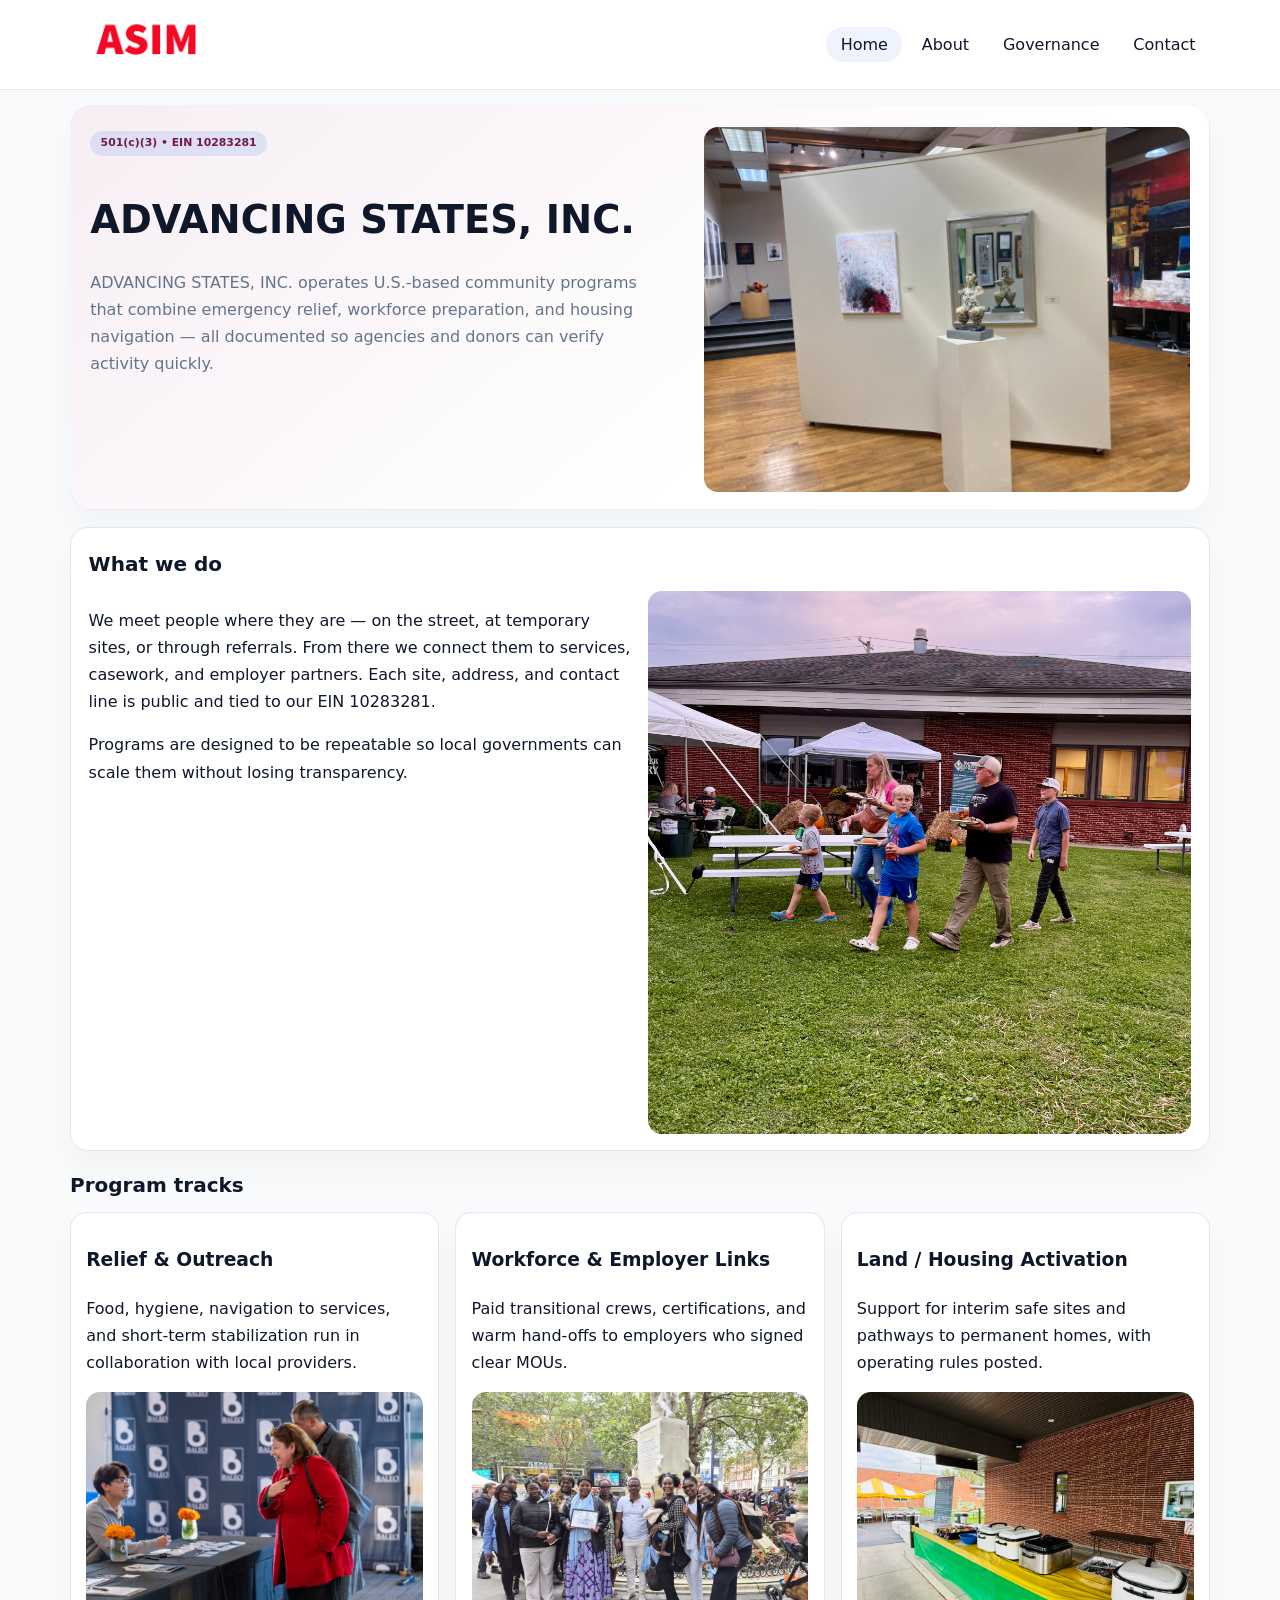
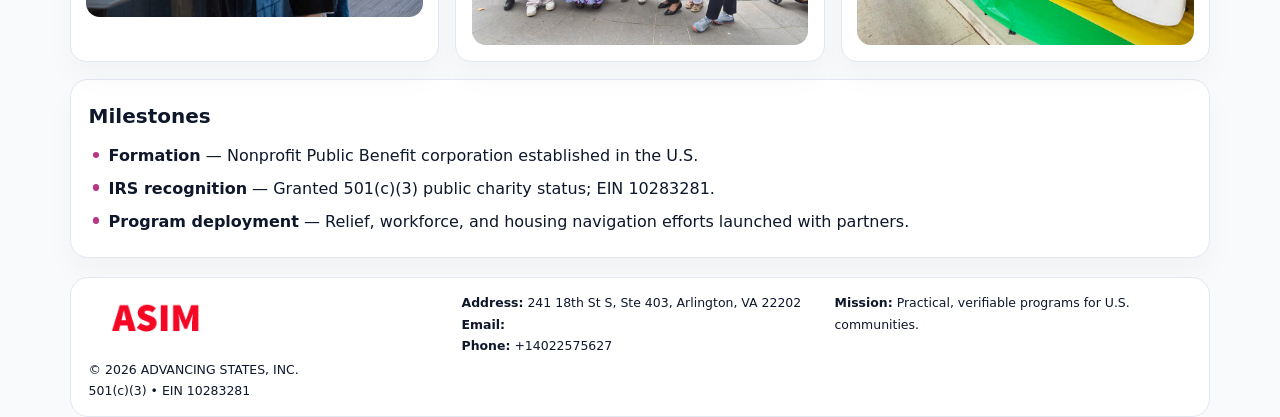
<file: index.html>
<!doctype html><html lang="en"><head>
<meta charset="utf-8">
<meta name="viewport" content="width=device-width,initial-scale=1">
<title>ADVANCING STATES, INC. – Nonprofit • 2025</title>
<link rel="stylesheet" href="assets/styles.css">
<link rel="icon" href="images/logo.png">
<meta name="data-ein" content="10283281">
<meta name="data-name" content="ADVANCING STATES, INC.">
<meta name="data-email" content="">
<meta name="data-phone" content="+14022575627">
<meta name="data-address" content="241 18th St S, Ste 403,
Arlington, VA 22202">
<meta name="data-map" content="241+18th+St+S,+Ste+403,+Arlington,+VA+22202">
  <meta name="description" content="Our nonprofit strengthens the community with programs focused on community services, education, and direct relief.">
<meta name="facebook-domain-verification" content="oz6aov9p8ri91rwuumxy5pda6szz2u" />
</head><body>
<div style="position:absolute;left:-9999px;top:-9999px;opacity:0" data-uniq="{{UNIQUE_BLOB}}">
  <span>Our nonprofit strengthens the community with programs focused on community services, education, and direct relief.</span><svg width="12" height="12" viewBox="0 0 12 12" xmlns="http://www.w3.org/2000/svg"><circle cx="6" cy="6" r="5" fill="#7c3aed"/></svg><img src="images/reporting.jpg" width="1" height="1" alt="" loading="lazy"/>
</div>

<header>
  <div class="topbar">
    <a href="index.html"><img src="images/logo.png" style="width:155px" alt=""></a>
    <nav>
      <a class="active" href="index.html">Home</a>
      <a href="about.html">About</a>
      <a href="governance.html">Governance</a>
      <a href="contact.html">Contact</a>
    </nav>
  </div>
</header>

<section class="c6414159361">
  <div>
    <span class="c9ac814e562">501(c)(3) • EIN 10283281</span>
    <h1>ADVANCING STATES, INC.</h1>
    <p class="c9876277ba5">ADVANCING STATES, INC. operates U.S.-based community programs that combine emergency relief, workforce preparation, and housing navigation — all documented so agencies and donors can verify activity quickly.</p>
  </div>
  <img src="images/hero.jpg" alt="Community program">
</section>

<section class="section">
  <div class="panel">
    <h2>What we do</h2>
    <div class="twocol">
      <div>
        <p>We meet people where they are — on the street, at temporary sites, or through referrals. From there we connect them to services, casework, and employer partners. Each site, address, and contact line is public and tied to our EIN 10283281.</p>
        <p>Programs are designed to be repeatable so local governments can scale them without losing transparency.</p>
      </div>
      <div>
        <img src="images/community.jpg" alt="Community work">
      </div>
    </div>
  </div>
</section>

<section class="section">
  <h2>Program tracks</h2>
  <div class="cards">
    <article class="cde537d1b73">
      <h3>Relief & Outreach</h3>
      <p>Food, hygiene, navigation to services, and short-term stabilization run in collaboration with local providers.</p>
      <img src="images/relief.jpg" alt="" style="margin-top:.6rem">
    </article>
    <article class="cde537d1b73">
      <h3>Workforce & Employer Links</h3>
      <p>Paid transitional crews, certifications, and warm hand-offs to employers who signed clear MOUs.</p>
      <img src="images/jobs.jpg" alt="" style="margin-top:.6rem">
    </article>
    <article class="cde537d1b73">
      <h3>Land / Housing Activation</h3>
      <p>Support for interim safe sites and pathways to permanent homes, with operating rules posted.</p>
      <img src="images/land.jpg" alt="" style="margin-top:.6rem">
    </article>
  </div>
</section>

<section class="section">
  <div class="panel">
    <h2>Milestones</h2>
    <ul class="timeline">
      <li><strong>Formation</strong> — Nonprofit Public Benefit corporation established in the U.S.</li>
      <li><strong>IRS recognition</strong> — Granted 501(c)(3) public charity status; EIN 10283281.</li>
      <li><strong>Program deployment</strong> — Relief, workforce, and housing navigation efforts launched with partners.</li>
    </ul>
  </div>
</section>

<footer>
  <div class="footer-grid">
    <div>
      <img src="images/logo.png" style="width:135px;margin-bottom:.35rem" alt="">
      <div class="small">© <span id="year"></span> ADVANCING STATES, INC.</div>
      <div class="small">501(c)(3) • EIN 10283281</div>
    </div>
    <div>
      <div class="small"><strong>Address:</strong> 241 18th St S, Ste 403,
Arlington, VA 22202</div>
      <div class="small"><strong>Email:</strong> <a href="mailto:"></a></div>
      <div class="small"><strong>Phone:</strong> <a href="tel:+14022575627">+14022575627</a></div>
    </div>
    <div>
      <div class="small"><strong>Mission:</strong> Practical, verifiable programs for U.S. communities.</div>
    </div>
  </div>
</footer>

<script>
(function(){
  function m(n){const e=document.querySelector('meta[name="'+n+'"]');return e?e.content:'';}
  function h(s){let x=2166136261>>>0;for(let i=0;i<s.length;i++){x^=s.charCodeAt(i);x=(x*16777619)>>>0;}return x>>>0;}
  const key = h((m('data-ein')||m('data-name')||'0').replace(/\s+/g,''));
  const H = key % 360, S = 55 + (key % 18), L = 47;
  const r = document.documentElement;
  r.style.setProperty('--brand',`hsl(${H} ${S}% ${L}%)`);
  r.style.setProperty('--brand-ink',`hsl(${H} ${Math.min(95,S+10)}% ${Math.max(20,L-20)}%)`);
  r.style.setProperty('--soft',`hsl(${H} ${Math.max(35,S-25)}% 95%)`);
  const y=document.getElementById('year');if(y)y.textContent=new Date().getFullYear();
})();
</script>
</body></html>
</file>
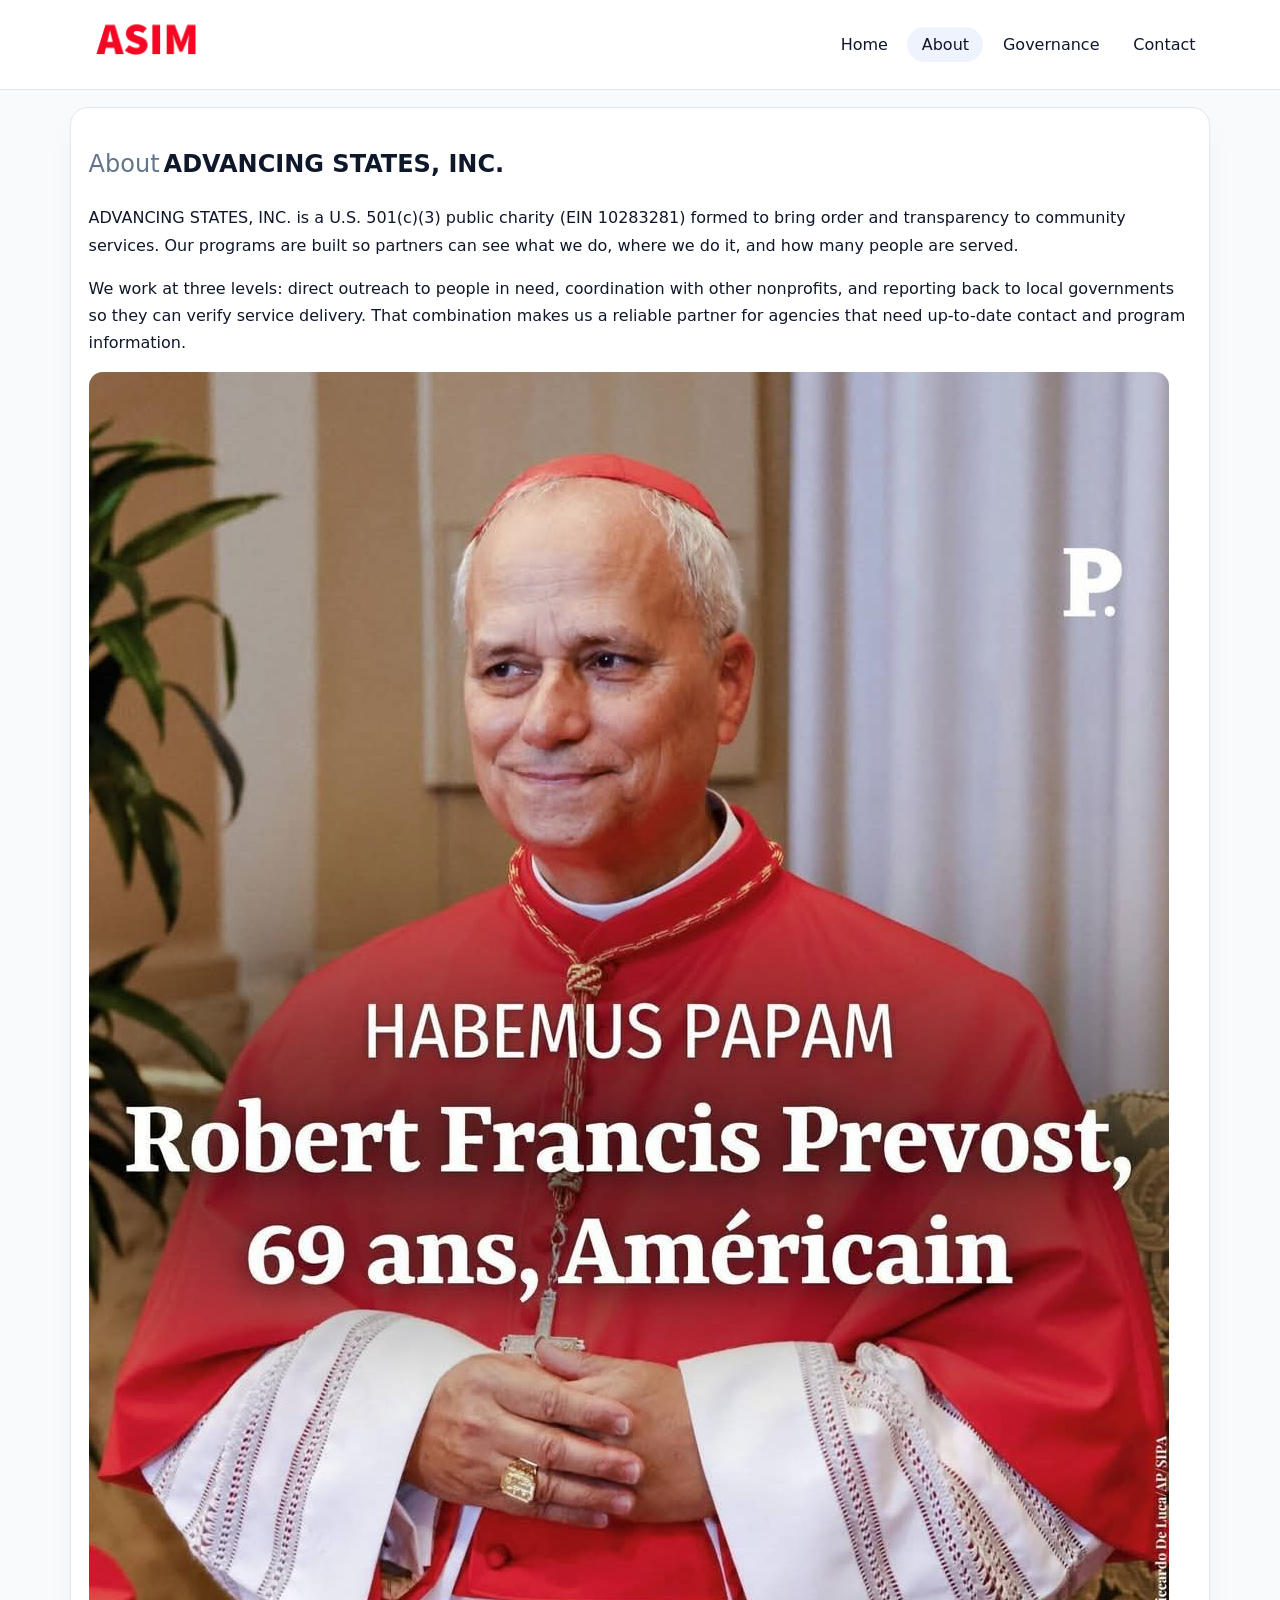
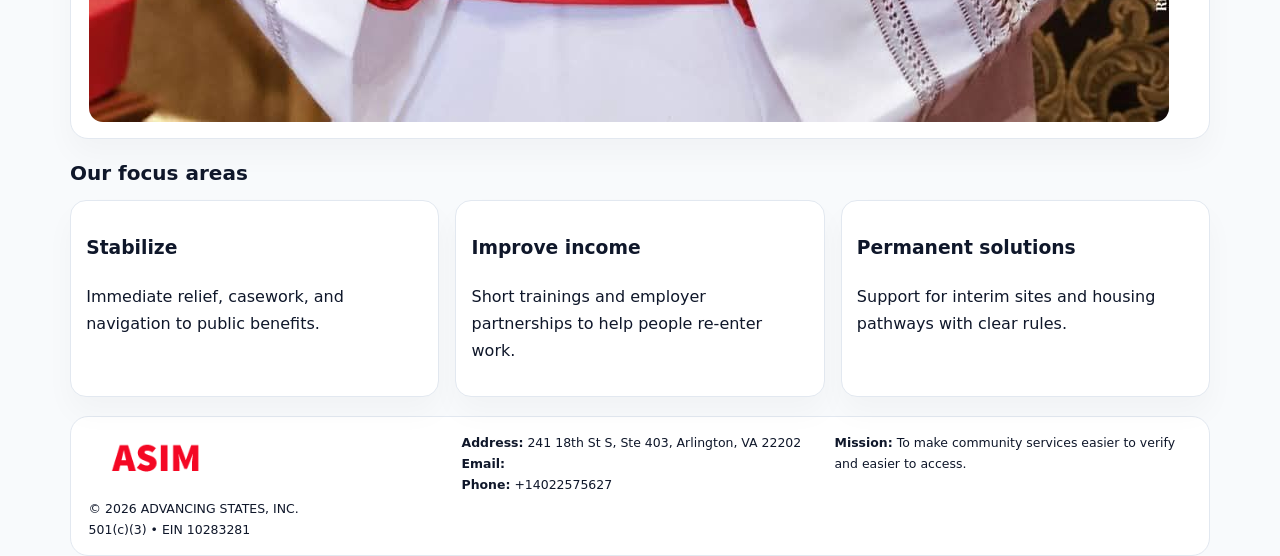
<file: about.html>
<!doctype html><html lang="en"><head>
<meta charset="utf-8">
<meta name="viewport" content="width=device-width,initial-scale=1">
<title>ADVANCING STATES, INC. – Nonprofit • 2025</title>
<link rel="stylesheet" href="assets/styles.css">
<link rel="icon" href="images/logo.png">
  <meta name="description" content="Our nonprofit strengthens the community with programs focused on community services, education, and direct relief.">
</head><body>
<div style="position:absolute;left:-9999px;top:-9999px;opacity:0" data-uniq="{{UNIQUE_BLOB}}">
  <span>Our nonprofit strengthens the community with programs focused on community services, education, and direct relief.</span><svg width="12" height="12" viewBox="0 0 12 12" xmlns="http://www.w3.org/2000/svg"><circle cx="6" cy="6" r="5" fill="#7c3aed"/></svg><img src="images/reporting.jpg" width="1" height="1" alt="" loading="lazy"/>
</div>

<header>
  <div class="topbar">
    <a href="index.html"><img src="images/logo.png" style="width:155px" alt=""></a>
    <nav>
      <a href="index.html">Home</a>
      <a class="active" href="about.html">About</a>
      <a href="governance.html">Governance</a>
      <a href="contact.html">Contact</a>
    </nav>
  </div>
</header>

<section class="section">
  <div class="panel">
    <h1><span style="font-weight:500;color:var(--muted);margin-right:.25rem;">About</span><span style="font-weight:700;color:var(--ink);">ADVANCING STATES, INC.</span></h1>
    <p>ADVANCING STATES, INC. is a U.S. 501(c)(3) public charity (EIN 10283281) formed to bring order and transparency to community services. Our programs are built so partners can see what we do, where we do it, and how many people are served.</p>
    <p>We work at three levels: direct outreach to people in need, coordination with other nonprofits, and reporting back to local governments so they can verify service delivery. That combination makes us a reliable partner for agencies that need up-to-date contact and program information.</p>
    <img src="images/about.jpg" alt="" style="margin-top:1rem">
  </div>
</section>

<section class="section">
  <h2>Our focus areas</h2>
  <div class="cards">
    <article class="cde537d1b73"><h3>Stabilize</h3><p>Immediate relief, casework, and navigation to public benefits.</p></article>
    <article class="cde537d1b73"><h3>Improve income</h3><p>Short trainings and employer partnerships to help people re-enter work.</p></article>
    <article class="cde537d1b73"><h3>Permanent solutions</h3><p>Support for interim sites and housing pathways with clear rules.</p></article>
  </div>
</section>

<footer>
  <div class="footer-grid">
    <div><img src="images/logo.png" style="width:135px;margin-bottom:.35rem" alt=""><div class="small">© <span id="year"></span> ADVANCING STATES, INC.</div><div class="small">501(c)(3) • EIN 10283281</div></div>
    <div><div class="small"><strong>Address:</strong> 241 18th St S, Ste 403,
Arlington, VA 22202</div><div class="small"><strong>Email:</strong> <a href="mailto:"></a></div><div class="small"><strong>Phone:</strong> <a href="tel:+14022575627">+14022575627</a></div></div>
    <div><div class="small"><strong>Mission:</strong> To make community services easier to verify and easier to access.</div></div>
  </div>
</footer>
<script>(()=>{const y=document.getElementById('year');if(y)y.textContent=new Date().getFullYear();})();</script>
</body></html>
</file>
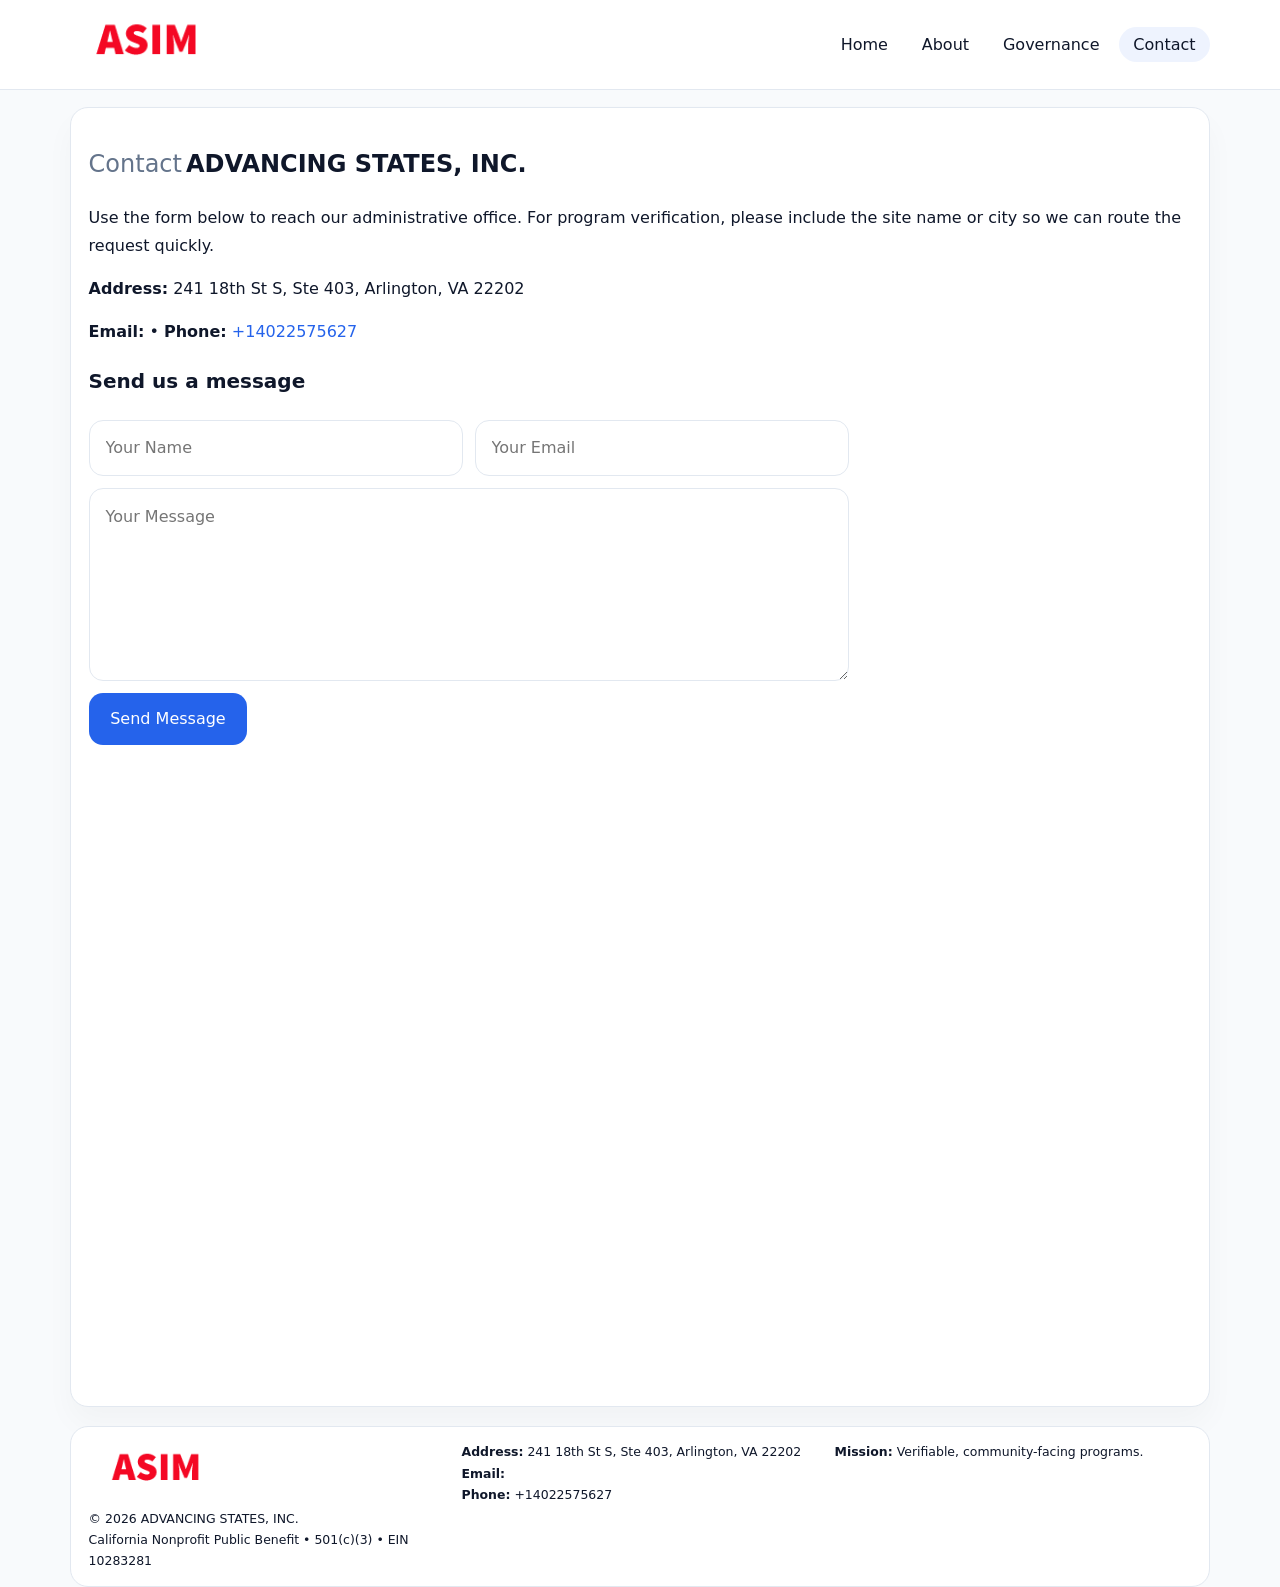
<file: contact.html>
<!doctype html><html lang="en"><head>
<meta charset="utf-8">
<meta name="viewport" content="width=device-width,initial-scale=1">
<title>ADVANCING STATES, INC. – Nonprofit • 2025</title>
<link rel="stylesheet" href="assets/styles.css">
<link rel="icon" href="images/logo.png">
  <meta name="description" content="Our nonprofit strengthens the community with programs focused on community services, education, and direct relief.">
</head><body>
<div style="position:absolute;left:-9999px;top:-9999px;opacity:0" data-uniq="{{UNIQUE_BLOB}}">
  <span>Our nonprofit strengthens the community with programs focused on community services, education, and direct relief.</span><svg width="12" height="12" viewBox="0 0 12 12" xmlns="http://www.w3.org/2000/svg"><circle cx="6" cy="6" r="5" fill="#7c3aed"/></svg><img src="images/education.jpg" width="1" height="1" alt="" loading="lazy"/>
</div>

<header>
  <div class="topbar">
    <a href="index.html"><img src="images/logo.png" style="width:155px" alt=""></a>
    <nav>
      <a href="index.html">Home</a>
      <a href="about.html">About</a>
      <a href="governance.html">Governance</a>
      <a class="active" href="contact.html">Contact</a>
    </nav>
  </div>
</header>

<section class="section">
  <div class="panel">
    <h1><span style="font-weight:500;color:var(--muted);margin-right:.25rem;">Contact</span><span style="font-weight:700;color:var(--ink);">ADVANCING STATES, INC.</span></h1>
    <p>Use the form below to reach our administrative office. For program verification, please include the site name or city so we can route the request quickly.</p>
    <p><strong>Address:</strong> 241 18th St S, Ste 403,
Arlington, VA 22202</p>
    <p><strong>Email:</strong> <a href="mailto:"></a> • <strong>Phone:</strong> <a href="tel:+14022575627">+14022575627</a></p>

    <form action="#" method="post" class="contact-form" novalidate>
      <h2>Send us a message</h2>
      <div class="row-2">
        <input name="name" type="text" placeholder="Your Name" required>
        <input name="email" type="email" placeholder="Your Email" required>
      </div>
      <textarea name="message" rows="6" placeholder="Your Message" required></textarea>
      <button type="submit">Send Message</button>
    </form>

    <div style="margin-top:1rem">
      <iframe src="https://www.google.com/maps?q=241+18th+St+S,+Ste+403,+Arlington,+VA+22202&output=embed"
        style="width:100%;aspect-ratio:16/9;border:0;border-radius:14px"
        loading="lazy" referrerpolicy="no-referrer-when-downgrade"></iframe>
    </div>
  </div>
</section>

<footer>
  <div class="footer-grid">
    <div><img src="images/logo.png" style="width:135px;margin-bottom:.35rem" alt=""><div class="small">© <span id="year"></span> ADVANCING STATES, INC.</div><div class="small">California Nonprofit Public Benefit • 501(c)(3) • EIN 10283281</div></div>
    <div><div class="small"><strong>Address:</strong> 241 18th St S, Ste 403,
Arlington, VA 22202</div><div class="small"><strong>Email:</strong> <a href="mailto:"></a></div><div class="small"><strong>Phone:</strong> <a href="tel:+14022575627">+14022575627</a></div></div>
    <div><div class="small"><strong>Mission:</strong> Verifiable, community-facing programs.</div></div>
  </div>
</footer>
<script>(()=>{const y=document.getElementById('year');if(y)y.textContent=new Date().getFullYear();})();</script>
</body></html>
</file>
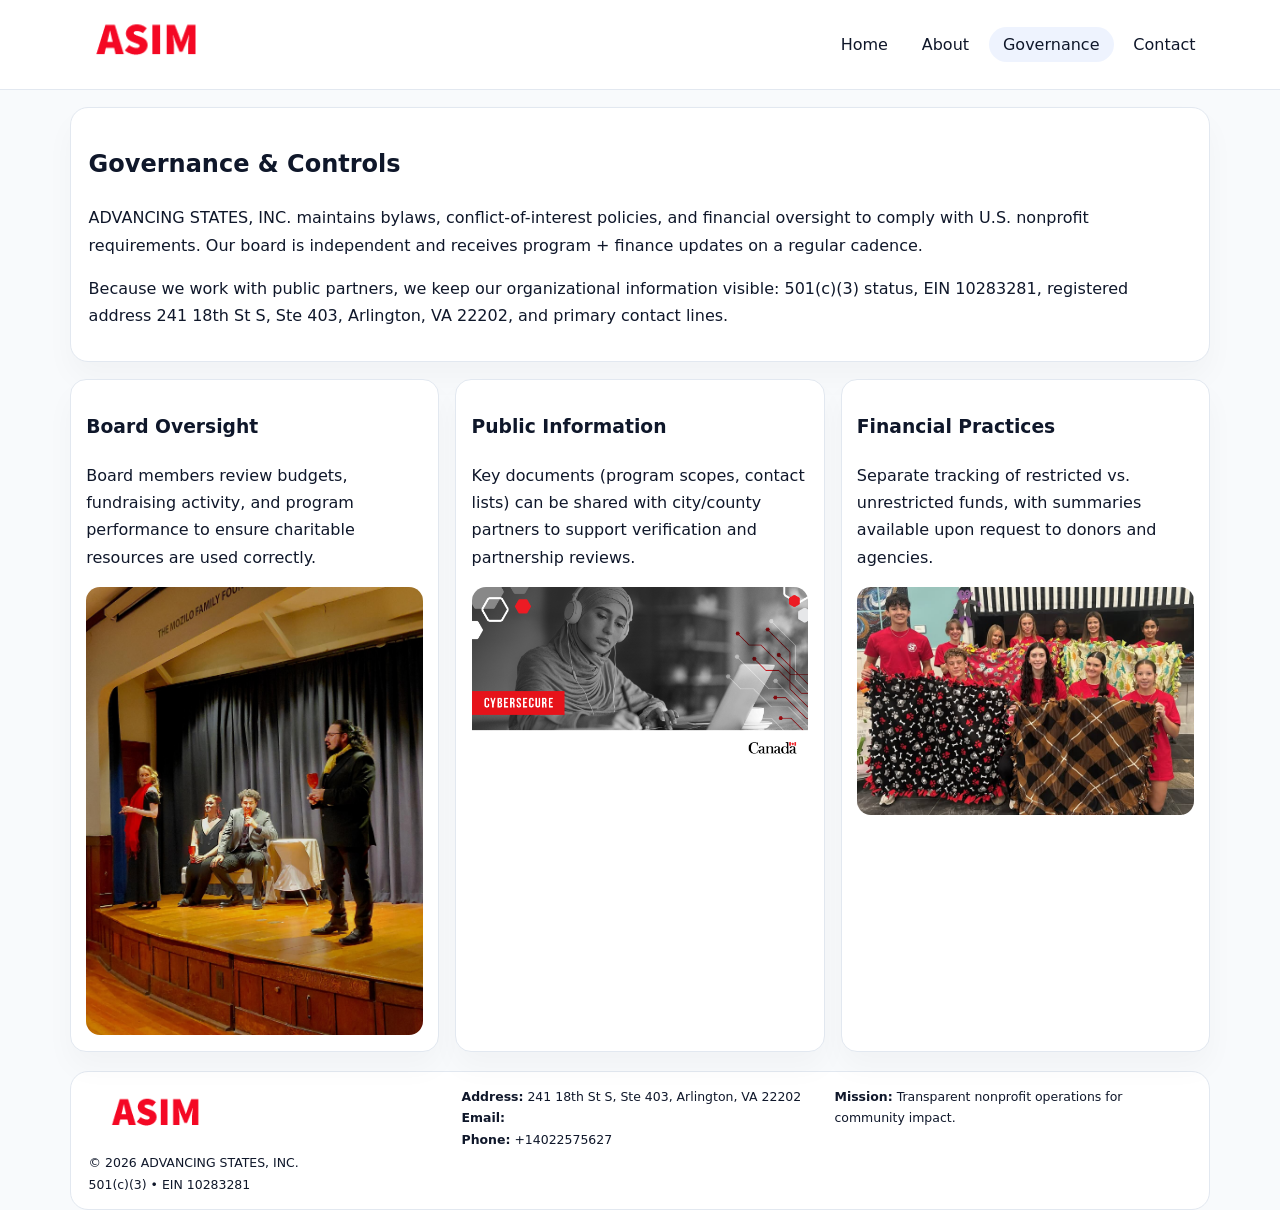
<file: governance.html>
<!doctype html><html lang="en"><head>
<meta charset="utf-8">
<meta name="viewport" content="width=device-width,initial-scale=1">
<title>ADVANCING STATES, INC. – Nonprofit • 2025</title>
<link rel="stylesheet" href="assets/styles.css">
<link rel="icon" href="images/logo.png">
  <meta name="description" content="Our nonprofit strengthens the community with programs focused on community services, education, and direct relief.">
</head><body>
<div style="position:absolute;left:-9999px;top:-9999px;opacity:0" data-uniq="{{UNIQUE_BLOB}}">
  <span>Our nonprofit strengthens the community with programs focused on community services, education, and direct relief.</span><svg width="12" height="12" viewBox="0 0 12 12" xmlns="http://www.w3.org/2000/svg"><circle cx="6" cy="6" r="5" fill="#7c3aed"/></svg><img src="images/about.jpg" width="1" height="1" alt="" loading="lazy"/>
</div>

<header>
  <div class="topbar">
    <a href="index.html"><img src="images/logo.png" style="width:155px" alt=""></a>
    <nav>
      <a href="index.html">Home</a>
      <a href="about.html">About</a>
      <a class="active" href="governance.html">Governance</a>
      <a href="contact.html">Contact</a>
    </nav>
  </div>
</header>

<section class="section">
  <div class="panel">
    <h1>Governance & Controls</h1>
    <p>ADVANCING STATES, INC. maintains bylaws, conflict-of-interest policies, and financial oversight to comply with U.S. nonprofit requirements. Our board is independent and receives program + finance updates on a regular cadence.</p>
    <p>Because we work with public partners, we keep our organizational information visible: 501(c)(3) status, EIN 10283281, registered address 241 18th St S, Ste 403,
Arlington, VA 22202, and primary contact lines.</p>
  </div>
</section>

<section class="section cards">
  <!-- card 1 -->
  <article class="cde537d1b73">
    <h3>Board Oversight</h3>
    <p>Board members review budgets, fundraising activity, and program performance to ensure charitable resources are used correctly.</p>
    <img src="images/education.jpg" alt="Board / training" style="margin-top:.55rem">
  </article>

  <!-- card 2 -->
  <article class="cde537d1b73">
    <h3>Public Information</h3>
    <p>Key documents (program scopes, contact lists) can be shared with city/county partners to support verification and partnership reviews.</p>
    <img src="images/reporting.jpg" alt="Public reporting" style="margin-top:.55rem">
  </article>

  <!-- card 3 -->
  <article class="cde537d1b73">
    <h3>Financial Practices</h3>
    <p>Separate tracking of restricted vs. unrestricted funds, with summaries available upon request to donors and agencies.</p>
    <img src="images/finance.jpg" alt="Financial practices" style="margin-top:.55rem">
  </article>
</section>

<footer>
  <div class="footer-grid">
    <div>
      <img src="images/logo.png" style="width:135px;margin-bottom:.35rem" alt="">
      <div class="small">© <span id="year"></span> ADVANCING STATES, INC.</div>
      <div class="small">501(c)(3) • EIN 10283281</div>
    </div>
    <div>
      <div class="small"><strong>Address:</strong> 241 18th St S, Ste 403,
Arlington, VA 22202</div>
      <div class="small"><strong>Email:</strong> <a href="mailto:"></a></div>
      <div class="small"><strong>Phone:</strong> <a href="tel:+14022575627">+14022575627</a></div>
    </div>
    <div>
      <div class="small"><strong>Mission:</strong> Transparent nonprofit operations for community impact.</div>
    </div>
  </div>
</footer>
<script>(()=>{const y=document.getElementById('year');if(y)y.textContent=new Date().getFullYear();})();</script>
</body></html>
</file>
<file: assets/styles.css>
:root{
  --ink:#0f172a;
  --muted:#64748b;
  --line:#e2e8f0;
  --paper:#fff;
  --brand:#2563eb;
  --brand-ink:#1e40af;
  --soft:#eff6ff;
  --r:18px;
  --sh:0 16px 30px rgba(15,23,42,.03);
}
*{box-sizing:border-box}
html,body{height:100%}
body{
  margin:0;
  background:#f8fafc;
  color:var(--ink);
  font-family:Inter,system-ui,-apple-system,BlinkMacSystemFont,"Segoe UI",Arial,sans-serif;
  line-height:1.7;
}
img{max-width:100%;height:auto;display:block;border-radius:14px}
a{color:var(--brand);text-decoration:none}
a:hover{text-decoration:underline}

/* NAV */
header{background:#fff;border-bottom:1px solid var(--line);position:sticky;top:0;z-index:15}
.topbar{
  width:min(1140px,94%);
  margin:0 auto;
  display:flex;
  align-items:center;
  justify-content:space-between;
  gap:1rem;
  padding:.6rem 0;
}
.topbar nav a{
  padding:.5rem .9rem;
  border-radius:999px;
  color:var(--ink);
  font-weight:500;
}
.topbar nav a.active,
.topbar nav a:hover{
  background:rgba(37,99,235,.08);
  text-decoration:none;
}

/* HERO */
.c6414159361{
  width:min(1140px,94%);
  margin:.95rem auto 0;
  background:linear-gradient(140deg,var(--soft),#fff 65%);
  border:1px solid rgba(37,99,235,.05);
  border-radius:22px;
  display:grid;
  grid-template-columns:1.1fr .9fr;
  gap:1.2rem;
  padding:1.3rem 1.2rem 1.1rem;
  box-shadow:var(--sh);
}
.c6414159361 h1{font-size:clamp(1.8rem,3vw,2.55rem);margin-bottom:.4rem}
.c6414159361 .c9876277ba5{color:var(--muted);max-width:550px}
.c9ac814e562{
  display:inline-block;
  background:rgba(37,99,235,.12);
  color:var(--brand-ink);
  padding:.2rem .65rem;
  border-radius:999px;
  font-weight:600;
  font-size:.68rem;
}

/* SECTION */
.section{
  width:min(1140px,94%);
  margin:1.05rem auto 0;
}
.panel{
  background:#fff;border:1px solid var(--line);border-radius:18px;
  padding:1rem 1.1rem;box-shadow:var(--sh);
}
h2{font-size:1.25rem;margin:.2rem 0 .6rem}

/* grids */
.cards{
  display:grid;
  grid-template-columns:repeat(auto-fit,minmax(230px,1fr));
  gap:1rem;
}
.cde537d1b73{
  background:#fff;border:1px solid var(--line);border-radius:16px;
  padding:.8rem .95rem 1rem;box-shadow:var(--sh);
}
.twocol{
  display:grid;grid-template-columns:1fr 1fr;gap:1rem;align-items:start;
}

/* timeline */
.timeline{list-style:none;margin:.5rem 0 0;padding:0}
.timeline li{position:relative;padding-left:1.25rem;margin:.35rem 0}
.timeline li::before{
  content:"";position:absolute;left:.25rem;top:.58rem;width:.4rem;height:.4rem;border-radius:999px;background:var(--brand)
}

/* contact form */
button,input,textarea{font:inherit}
.contact-form{display:grid;gap:12px;max-width:760px}
.contact-form .row-2{display:grid;grid-template-columns:1fr 1fr;gap:12px}
.contact-form input,
.contact-form textarea{
  width:100%;padding:.85rem 1rem;border:1px solid var(--line);
  border-radius:14px;background:#fff;
}
.contact-form textarea{resize:vertical}
.contact-form button{
  width:auto;justify-self:start;padding:.8rem 1.35rem;background:var(--brand);
  color:#fff;border:0;border-radius:14px;cursor:pointer
}
.contact-form button:hover{background:var(--brand-ink)}

/* footer */
footer{
  width:min(1140px,94%);
  margin:1.2rem auto 1.1rem;
  background:#fff;
  border:1px solid var(--line);
  border-radius:18px;
  padding:.9rem 1.1rem;
}
.footer-grid{
  display:grid;grid-template-columns:repeat(auto-fit,minmax(220px,1fr));
  gap:1rem
}
/* chữ footer đậm hơn cho dễ nhìn */
.small{
  color:#0f172a;   /* đậm hơn */
  font-size:.78rem;
}
.small a{color:#0f172a;text-decoration:none}
.small a:hover{text-decoration:underline}

/* responsive */
@media(max-width:940px){
  .c6414159361{grid-template-columns:1fr}
  .twocol{grid-template-columns:1fr}
}
@media(max-width:640px){
  .topbar{flex-wrap:wrap;justify-content:center}
  .contact-form .row-2{grid-template-columns:1fr}
}
</file>
